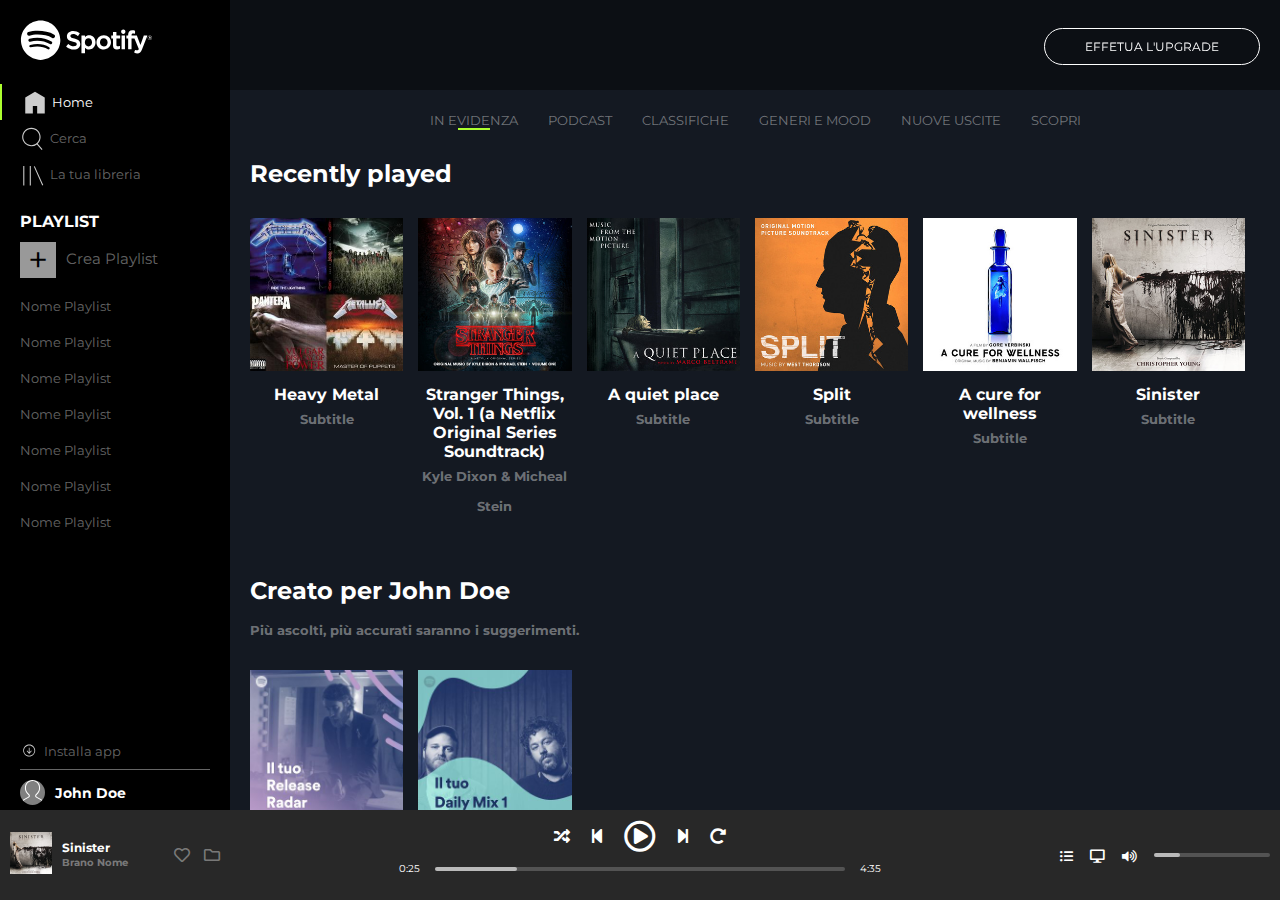
<file: index.html>
<!DOCTYPE html>
<html lang="en" dir="ltr">
  <head>
    <meta charset="utf-8">
    <meta name="viewport" content="width=device-width, initial-scale=1">
    <title>Spotify Web</title>
    <link rel="stylesheet" href="lib/fontawesome/css/all.min.css">
    <link href="https://fonts.googleapis.com/css?family=Montserrat:400,700&display=swap" rel="stylesheet">
    <link rel="stylesheet" href="lib/style/style.css">
  </head>
  <body>
    <!-- inizio contenuto principale -->
    <main>

      <!-- inizio parte call to action -->
      <div class="call-to-action">
        <div class="call-to-action-button">
          <a href="#">EFFETUA L'UPGRADE</a>
        </div>
      </div>
      <!-- fine parte call to action -->

      <div class="flex-container">
        <!-- inizio menu di navigazione -->
        <nav>
          <div class="flex-nav">
            <div class="logo">
              <div class="logo-big-container">
                <img src="img/logo.svg" alt="logo Spotify" class="logo-big">
              </div>
              <div class="logo-small-container">
                <img src="img/logo-small.svg" alt="logo-small Spotify" class="logo-small">
              </div>
            </div>
            <div class="nav-menu">
              <ul>
                <li class="active">
                  <a href="#">
                    <img src="img/home.svg" alt="home">
                    <span>Home</span>
                  </a>
                </li>
                <li>
                  <a href="#">
                    <img src="img/search.svg" alt="search">
                    <span>Cerca</span>
                  </a>
                </li>
                <li>
                  <a href="#">
                    <img src="img/libreria.svg" alt="libreria">
                    <span>La tua libreria</span>
                  </a>
                </li>
              </ul>
            </div>
            <div class="playlist">
              <h3>PLAYLIST</h3>
              <ul>
                <li class="crea-playlist">
                  <a href="#">Crea Playlist</a>
                </li>
                <li>
                  <a href="#">Nome Playlist</a>
                </li>
                <li>
                  <a href="#">Nome Playlist</a>
                </li>
                <li>
                  <a href="#">Nome Playlist</a>
                </li>
                <li>
                  <a href="#">Nome Playlist</a>
                </li>
                <li>
                  <a href="#">Nome Playlist</a>
                </li>
                <li>
                  <a href="#">Nome Playlist</a>
                </li>
                <li>
                  <a href="#">Nome Playlist</a>
                </li>
              </ul>
            </div>
            <div class="profile">
              <div class="download">
                <a href="#">
                  <img src="img/download.svg" alt="download">
                  <span>Installa app</span>
                </a>
              </div>
              <div class="utente">
                <div class="profile-container">
                  <img src="img/profile.svg" alt="profilo utente">
                </div>
                <h3>John Doe</h3>
              </div>
            </div>
          </div>
        </nav>
        <!-- fine menu di navigazione -->

        <!-- inizio sezione cover -->
        <section id="cover">
          <div class="cover-menu">
            <ul class="nav">
              <li><a href="#" class="active-green">IN EVIDENZA</a></li>
              <li><a href="#">PODCAST</a></li>
              <li><a href="#">CLASSIFICHE</a></li>
              <li><a href="#">GENERI E MOOD</a></li>
              <li><a href="#">NUOVE USCITE</a></li>
              <li><a href="#">SCOPRI</a></li>
            </ul>
          </div>
          <div class="cover-item first">
            <div class="cover-title">
              <h2>Recently played</h2>
            </div>
            <div class="cover-sing">
              <ul>
                <li>
                  <div class="cover-sing-item">
                    <div class="img-container">
                      <img src="img/metal_lifting.jpg" alt="heavy metal">
                      <div class="cover-filter">
                        <i class="far fa-play-circle"></i>
                      </div>
                    </div>
                    <div class="sing-title">
                      <h3>Heavy Metal</h3>
                      <h5>Subtitle</h5>
                    </div>
                  </div>
                </li>
                <li>
                  <div class="cover-sing-item">
                    <div class="img-container">
                      <img src="img/stranger.jpeg" alt="stranger things">
                      <div class="cover-filter">
                        <i class="far fa-play-circle"></i>
                      </div>
                    </div>
                    <div class="sing-title">
                      <h3>Stranger Things, Vol. 1 (a Netflix Original Series Soundtrack)</h3>
                      <h5>Kyle Dixon &amp; Micheal Stein</h5>
                    </div>
                  </div>
                </li>
                <li>
                  <div class="cover-sing-item">
                    <div class="img-container">
                      <img src="img/aquietplace.jpeg" alt="quiet place">
                      <div class="cover-filter">
                        <i class="far fa-play-circle"></i>
                      </div>
                    </div>
                    <div class="sing-title">
                      <h3>A quiet place</h3>
                      <h5>Subtitle</h5>
                    </div>
                  </div>
                </li>
                <li>
                  <div class="cover-sing-item">
                    <div class="img-container">
                      <img src="img/split.jpeg" alt="split">
                      <div class="cover-filter">
                        <i class="far fa-play-circle"></i>
                      </div>
                    </div>
                    <div class="sing-title">
                      <h3>Split</h3>
                      <h5>Subtitle</h5>
                    </div>
                  </div>
                </li>
                <li>
                  <div class="cover-sing-item">
                    <div class="img-container">
                      <img src="img/cure.jpeg" alt="cure for wellness">
                      <div class="cover-filter">
                        <i class="far fa-play-circle"></i>
                      </div>
                    </div>
                    <div class="sing-title">
                      <h3>A cure for wellness</h3>
                      <h5>Subtitle</h5>
                    </div>
                  </div>
                </li>
                <li>
                  <div class="cover-sing-item">
                    <div class="img-container">
                      <img src="img/sinister.jpeg" alt="sinister">
                      <div class="cover-filter">
                        <i class="far fa-play-circle"></i>
                      </div>
                    </div>
                    <div class="sing-title">
                      <h3>Sinister</h3>
                      <h5>Subtitle</h5>
                    </div>
                  </div>
                </li>
              </ul>
            </div>
          </div>
          <div class="cover-item second">
            <div class="cover-title">
              <h2>Creato per John Doe</h2>
              <h5>Più ascolti, più accurati saranno i suggerimenti.</h5>
            </div>
            <div class="cover-sing">
              <ul>
                <li>
                  <div class="cover-sing-item">
                    <div class="img-container">
                      <img src="img/radar.jpeg" alt="radar">
                      <div class="cover-filter">
                        <i class="far fa-play-circle"></i>
                      </div>
                    </div>
                    <div class="sing-title">
                      <h3>Release Radar</h3>
                    </div>
                  </div>
                </li>
                <li>
                  <div class="cover-sing-item">
                    <div class="img-container">
                      <img src="img/mixdaily.jpeg" alt="daily mix">
                      <div class="cover-filter">
                        <i class="far fa-play-circle"></i>
                      </div>
                    </div>
                    <div class="sing-title">
                      <h3>Daily Mix 1</h3>
                    </div>
                  </div>
                </li>
              </ul>
            </div>
          </div>
          <div class="cover-item third">
            <div class="cover-title">
              <h2>Artisti più popolari</h2>
              <h5>Più ascolti, più accurati saranno i suggerimenti.</h5>
            </div>
            <div class="cover-sing">
              <ul>
                <li>
                  <div class="cover-sing-item">
                    <div class="img-container">
                      <img src="img/youg.jpeg " alt="young">
                      <div class="cover-filter">
                        <i class="far fa-play-circle"></i>
                      </div>
                    </div>
                    <div class="sing-title">
                      <h3>Lana del Rey</h3>
                    </div>
                  </div>
                </li>
                <li>
                  <div class="cover-sing-item">
                    <div class="img-container">
                      <img src="img/einaudi.jpeg" alt="Einaudi">
                      <div class="cover-filter">
                        <i class="far fa-play-circle"></i>
                      </div>
                    </div>
                    <div class="sing-title">
                      <h3>Ludovico Einaudi</h3>
                    </div>
                  </div>
                </li>
              </ul>
            </div>
          </div>
        </section>
        <!-- fine sezione cover -->

      </div>
    </main>
    <!-- fine contenuto principale -->


      <!-- inizio player -->
      <div class="player">
        <div class="flex-player">
          <div class="player-item left">
            <div class="player-album-img">
              <img src="img/sinister.jpeg" alt="sinister">
            </div>
            <div class="player-album-title">
              <h3><a href="#">Sinister</a></h3>
              <h5><a href="#">Brano Nome</a></h5>
            </div>
            <div class="player-album-icon">
              <a href="#"><i class="far fa-heart"></i></a>
              <a href="#"><i class="far fa-folder"></i></a>
            </div>
          </div>
          <div class="player-item center">
            <div class="player-control">
              <ul>
                <li>
                  <i class="fas fa-random"></i>
                </li>
                <li>
                  <i class="fas fa-step-backward"></i>
                </li>
                <li class="big-play">
                  <i class="far fa-play-circle"></i>
                </li>
                <li>
                  <i class="fas fa-step-forward"></i>
                </li>
                <li>
                  <i class="fas fa-redo-alt"></i>
                </li>
              </ul>
            </div>
            <div class="player-control-time">
              <div class="min">
                0:25
              </div>
              <div class="player-bar">
                <div class="player-bar-progress">
                  <div class="point"></div>
                </div>
              </div>
              <div class="min">
                4:35
              </div>
            </div>
          </div>
          <div class="player-item right">
            <ul>
              <li>
                <i class="fas fa-list-ul"></i>
              </li>
              <li>
                <i class="fas fa-desktop"></i>
              </li>
              <li>
                <i class="fas fa-volume-up"></i>
              </li>
              <li class="big-lenght">
                <div class="volume-bar">
                  <div class="volume-bar-progress">
                    <div class="point-volume"></div>
                  </div>
                </div>
              </li>
            </ul>
          </div>
        </div>
      </div>
      <!-- fine player -->

  </body>
</html>
</file>
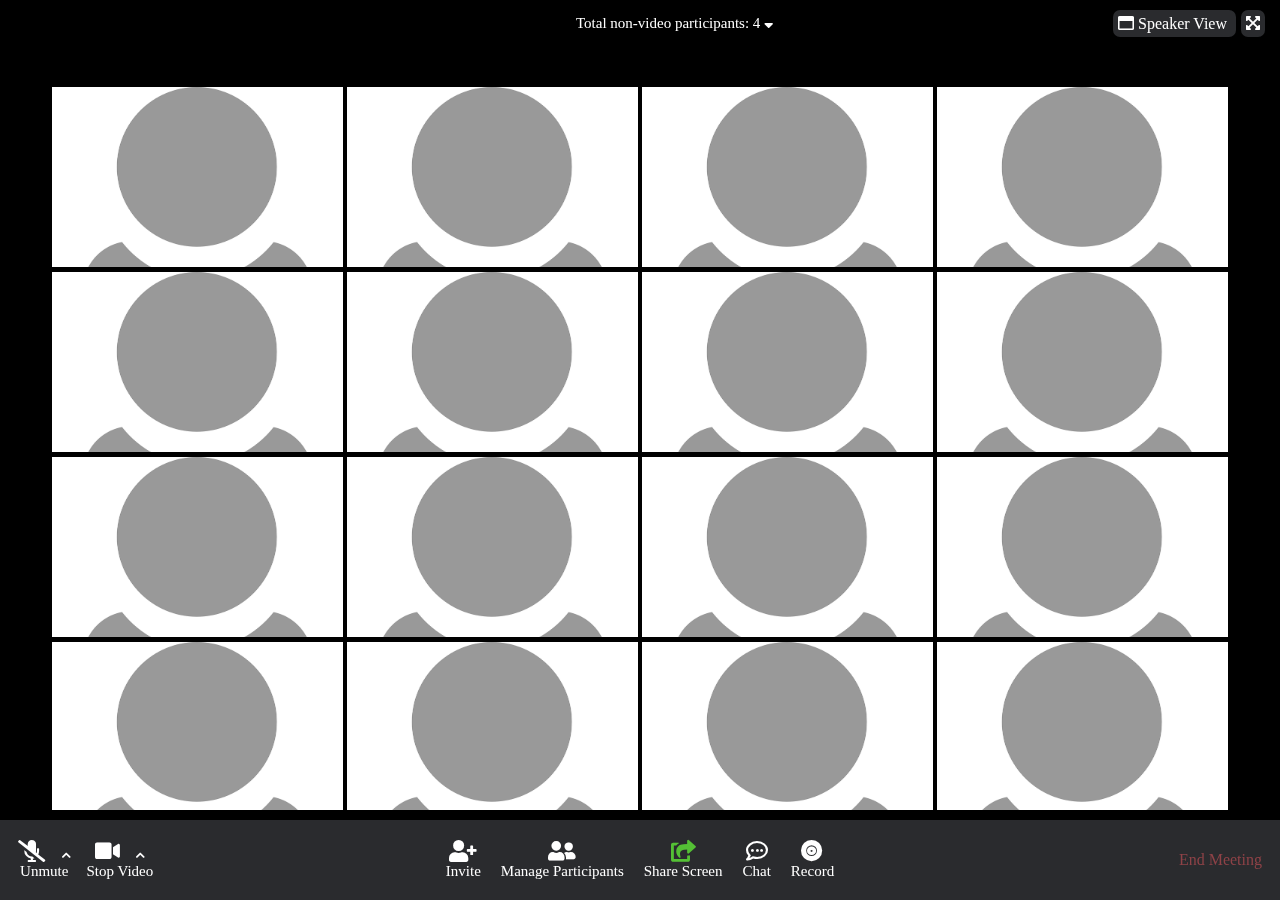
<file: bonus2/index.html>
<!DOCTYPE html>
<html lang="en" dir="ltr">
  <head>
    <meta charset="utf-8">
    <meta name="viewport" content="width=device-width, initial-scale=1">
    <title>Zoom</title>
    <link rel="stylesheet" href="lib/fontawesome/css/all.min.css">
    <link rel="stylesheet" href="lib/style/style.css">
  </head>
  <body>

    <!-- inizio header -->
    <header>
      <div class="header-container">
        <div class="header-item">
          <h3>Total non-video participants: 4
            <i class="fas fa-sort-down"></i>
          </h3>
        </div>
        <div class="header-item">
          <a href="#">
            <i class="far fa-window-maximize"></i>
            Speaker View
          </a>
          <a href="#">
            <i class="fas fa-expand-arrows-alt"></i>
          </a>
        </div>
      </div>
    </header>
    <!-- fine header -->

    <!-- inizio contenuto principale -->
    <main>
      <div class="container">
        <div class="item"></div>
        <div class="item"></div>
        <div class="item"></div>
        <div class="item"></div>
        <div class="item"></div>
        <div class="item"></div>
        <div class="item"></div>
        <div class="item"></div>
        <div class="item"></div>
        <div class="item"></div>
        <div class="item"></div>
        <div class="item"></div>
        <div class="item"></div>
        <div class="item"></div>
        <div class="item"></div>
        <div class="item"></div>
        <div class="item"></div>
        <div class="item"></div>
        <div class="item"></div>
        <div class="item"></div>
      </div>
    </main>
    <!-- fine contenuto principale -->

    <!-- inizio footer -->
    <footer>
      <div class="footer-container">
        <div class="footer-item left">
          <div class="volume">
            <i class="fas fa-microphone-slash">
              <i class="fas fa-chevron-up arrow"></i>
            </i>
            <h3>Unmute</h3>
          </div>
          <div class="video">
            <i class="fas fa-video">
              <i class="fas fa-chevron-up arrow"></i>
            </i>
            <h3>Stop Video</h3>
          </div>
        </div>
        <div class="footer-item center">
          <div class="icon">
            <i class="fas fa-user-plus"></i>
            <h3>Invite</h3>
          </div>
          <div class="icon">
            <i class="fas fa-user-friends"></i>
            <h3>Manage Participants</h3>
          </div>
          <div class="icon">
            <i class="fas fa-share-square green"></i>
            <h3>Share Screen</h3>
          </div>
          <div class="icon">
            <i class="far fa-comment-dots"></i>
            <h3>Chat</h3>
          </div>
          <div class="icon">
            <i class="fas fa-record-vinyl"></i>
            <h3>Record</h3>
          </div>
        </div>
        <div class="footer-item right">
          <div class="quit">
            <a href="#">End Meeting</a>
          </div>
        </div>
      </div>
    </footer>
    <!-- fine footer -->
    
  </body>
</html>
</file>
<file: lib/style/style.css>
/* inizio regole generali */
* {
  padding: 0;
  margin: 0;
  box-sizing: border-box;
  font-family: 'Montserrat', sans-serif;
}

.flex-container {
  display: flex;
}
/* fine regole generali */


/******* regole contenuto principale ********/


  /* inizio regole menu di navigazione */
  nav {
    width: 230px;
    background-color: #000;
    height: calc(100vh - 90px);
    flex-shrink: 0;
  }

  .flex-nav {
    display: flex;
    flex-direction: column;
    height: 100%;
  }

  .logo {
    padding: 20px;
  }

  .logo-small-container {
    display: none;
  }

  .logo .logo-big {
    width: 70%;
  }

  .nav-menu img {
    height: 26px;
    vertical-align: middle;
    color: rgba(255, 255, 255, .4);
    opacity: .8;
  }

  .nav-menu a {
    color: rgba(255, 255, 255, .4);
    text-decoration: none;
  }

  .nav-menu a:hover {
    color: rgba(255, 255, 255, 1);
  }

  .nav-menu a:hover img {
    opacity: 1;
  }
  .nav-menu .active {
    border-left: solid 2px greenyellow;
  }

  .nav-menu .active a {
    color: #fff;
  }

  .nav-menu a span {
    font-size: 13px;
  }

  .nav-menu ul {
    line-height: 35px;
    list-style-type: none;
  }

  .nav-menu ul li {
    padding-left: 20px;
  }

  .playlist {
    height: calc(100vh - 80px);
    overflow: scroll;
  }

  .playlist h3 {
    color: #fff;
    font-size: 16px;
    padding-left: 20px;
    margin-top: 20px;
    margin-bottom: 10px;
  }

  .playlist ul {
    list-style-type: none;
    line-height: 35px;
  }

  .playlist ul li {
    padding-left: 20px;
  }

  .playlist a {
    color: rgba(255, 255, 255, .4);
    text-decoration: none;
    font-size: 13px;
  }

  .playlist .crea-playlist {
    margin-bottom: 10px;
  }

  .playlist .crea-playlist a {
    font-size: 15px;
  }

  .playlist .crea-playlist a::before {
    content: "+";
    color: #000;
    font-size: 35px;
    background-color: rgba(255, 255, 255, .6);
    width: 36px;
    height: 36px;
    display: inline-block;
    text-align: center;
    vertical-align: middle;
    margin-right: 10px;
  }

  .playlist a:hover {
    color: rgba(255, 255, 255, 1);
  }

  .playlist a:hover:before {
    background-color: rgba(255, 255, 255, 1);
  }

  .profile {
    display: flex;
    flex-direction: column;
    padding-right: 20px;
    padding-left: 20px;
    min-height: 80px;
    justify-content: flex-end;
    margin-bottom: 5px;
  }

  .download {
    padding-bottom: 10px;
    border-bottom: solid 1px rgba(255, 255, 255, .4);
  }

  .download a {
    text-decoration: none;
    display: flex;
    align-items: center;
  }

  .download img {
    height: 16px;
    opacity: .8;
    margin-right: 8px;
  }

  .download span {
    color: rgba(255, 255, 255, .4);
    text-decoration: none;
    font-size: 13px;
  }

  .download a:hover img {
    opacity: 1;
  }

  .download a:hover span {
    color: rgba(255, 255, 255, 1);
  }

  .utente {
    display: flex;
    align-items: center;
    margin-top: 10px;
  }

  .utente h3 {
    color: #fff;
    font-size: 14px;
  }

  .profile-container {
    width: 25px;
    height: 25px;
    background: grey;
    border-radius: 100%;
    overflow: hidden;
    margin-right: 10px;
  }

  .profile-container img {
    width: 100%;
  }
  /* fine regole menu di navigazione */


  /* inizio regole parte call to action */
  .call-to-action {
    height: 90px;
    background-color: rgba(0, 0, 0, .4);
    position: fixed;
    top: 0;
    right: 0;
    z-index: 100;
    width: calc(100% - 230px);
    display: flex;
    justify-content: flex-end;
    align-items: center;
  }

  .call-to-action-button {
    padding: 20px;
  }

  .call-to-action-button:hover {
    transform: scale(1.1);
  }

  .call-to-action-button a {
    color: #fff;
    font-size: 12px;
    text-decoration: none;
    padding: 10px 40px;
    border: solid 1px #fff;
    border-radius: 20px;
  }
  /* fine regole parte call to action */


  /* inizio regole sezione cover */
  #cover {
    background: #141922;
    padding: 0 20px;
    height: calc(100vh - 90px);
    overflow: auto;
  }

  .cover-menu {
    margin-top: 110px;
  }

  .cover-menu .nav {
    display: flex;
    justify-content: center;
    list-style-type: none;
    flex-wrap: wrap;
  }

  .cover-menu .nav li {
    padding: 0 15px;

  }

  .cover-menu .nav a {
    color: rgba(255, 255, 255, .4);
    text-decoration: none;
    font-size: 13px;
  }

  .cover-menu .nav a:hover {
    color: #fff;
  }
  .active-green {
    position: relative;
  }

  .active-green::after {
    content: "";
    width: 32px;
    height: 2px;
    background-color: greenyellow;
    display: block;
    position: absolute;
    left: 50%;
    bottom: -2px;
    transform: translate(-50%);
  }

  .cover-item {
    margin-top: 30px;
  }

  .cover-item ul {
    display: flex;
    list-style: none;
    flex-wrap: wrap;
  }

  .cover-item ul li {
    flex-basis: calc(100% / 6);
    flex-shrink: 0;
    padding-right: 15px;
    cursor: pointer;
  }

  .img-container {
    width: 100%;
    position: relative;
  }

  .img-container img {
    max-width: 100%;
  }

  .cover-filter {
    width: 100%;
    height: 100%;
    position: absolute;
    top: 0;
    background-color: rgba(0, 0, 0, .4);
    display: flex;
    justify-content: center;
    align-items: center;
    display: none;
  }

  .cover-filter i {
    color: #fff;
    font-size: 60px;
  }

  .cover-item ul li:hover .cover-filter {
    display: flex;
  }

  .sing-title {
    text-align: center;
    margin-top: 10px;
  }

  .cover-title h2 {
    font-size: 24px;
    color: #fff;
    font-weight: bold;
    margin-bottom: 30px;
  }

  .cover-item.second .cover-title h2,
  .cover-item.third .cover-title h2{
    margin-bottom: 10px;
  }

  .sing-title h3 {
    color: #fff;
    font-size: 16px;
  }

  #cover h5 {
    color: rgba(255, 255, 255, .4);
    line-height: 30px;
    margin-bottom: 25px;
  }

  .cover-item.third .cover-sing {
    margin-bottom: 20px;
  }

  .cover-item.third .img-container {
    border-radius: 100%;
  }

  .cover-item.third .img-container .cover-filter {
    border-radius: 100%;
  }

  .cover-item.third .img-container img {
    border-radius: 100%;
  }
  /* fine regole sezione cover */

/****** fine contenuto principale *******/


  /* inizio regole player */
  .player {
    height: 90px;
    background-color: #282828;
  }

  .flex-player {
    display: flex;
    justify-content: space-between;
    align-items: center;
    height: 100%;
  }

  .player-item {
    height: 100%;
  }

  .player-item.left {
    padding: 10px;
    display: flex;
    align-items: center;
    justify-content: space-around;
    flex-basis: 230px;
  }

  .player-item.left .player-album-img {
    flex-basis: 20%;
  }

  .player-item.left .player-album-title {
    flex-basis: 50%;
    padding-left: 10px;
  }

  .player-album-title h3 {
    line-height: 10px;
  }

  .player-album-title h3 a {
    font-size: 12px;
    color: #fff;
    text-decoration: none;
  }

  .player-album-title h3 a:hover {
    text-decoration: underline;
  }

  .player-album-title h5 a {
    font-size: 10px;
    color: rgba(255, 255, 255, .4);
    text-decoration: none;
  }

  .player-album-title h5 a:hover {
    color: rgba(255, 255, 255, 1);
    text-decoration: underline;
  }

  .player-item.left .player-album-icon {
    flex-basis: 30%;
    text-align: right;
  }

  .player-album-icon a {
    color: rgba(255, 255, 255, .4);
  }

  .player-album-icon a:hover {
    color: rgba(255, 255, 255, 1);
  }

  .player-album-icon a:last-child {
    margin-left: 10px;
  }

  .player-item.left .player-album-img img {
    width: 100%;
  }

  .player-item.center {
    flex-basis: 40%;
  }

  .player-item.center ul {
    list-style-type: none;
    display: flex;
    justify-content: center;
    align-items: center;
  }

  .player-item.center ul li {
    padding: 10px;
  }

  .player-item.center li i {
    color: #fff;
    cursor: pointer;
  }

  .player-item.center .big-play i {
    font-size: 32px;
  }

  .player-item.center .big-play i:hover {
    transform: scale(1.1);
  }

  .player-control-time {
    display: flex;
    justify-content: space-between;
    align-items: center;
  }

  .player-control-time .min {
    color: #fff;
    font-size: 10px;
    margin: 0 15px;
  }

  .player-control-time .player-bar {
    height: 4px;
    flex-basis: 80%;
    background-color: rgba(255, 255, 255, .2);
    border-radius: 5px;
    cursor: pointer;
  }

  .player-bar-progress {
    width: 20%;
    height: 4px;
    background-color: rgba(255, 255, 255, .6);
    border-radius: 5px;
    position: relative;
  }

  .point {
    width: 13px;
    height: 13px;
    background-color: #fff;
    border-radius: 100%;
    position: absolute;
    right: 0;
    top: 50%;
    transform: translatey(-50%);
    display: none;
  }

  .player-control-time .player-bar:hover .player-bar-progress {
    background-color: greenyellow
  }

  .player-control-time .player-bar:hover .point {
    display: block;
  }

  .player-item.right {
    flex-basis: 230px;
    padding: 10px;
  }

  .player-item.right ul {
    list-style-type: none;
    height: 100%;
    display: flex;
    align-items: center;
    justify-content: space-between;
  }

  .player-item.right ul i {
    color: #fff;
    font-size: 13px;
  }

  .big-lenght {
    flex-basis: 55%;
  }

  .big-lenght .volume-bar {
    height: 4px;
    width: 100%;
    background-color: rgba(255, 255, 255, .2);
    border-radius: 5px;
    cursor: pointer;
  }

  .volume-bar-progress {
    width: 22%;
    height: 4px;
    background-color: rgba(255, 255, 255, .6);
    border-radius: 5px;
    position: relative;
  }

  .point-volume {
    width: 13px;
    height: 13px;
    background-color: #fff;
    border-radius: 100%;
    position: absolute;
    right: 0;
    top: 50%;
    transform: translatey(-50%);
    display: none;
  }

  .big-lenght .volume-bar:hover .volume-bar-progress {
    background-color: greenyellow;
  }

  .big-lenght .volume-bar:hover .point-volume {
    display: block;
  }
  /* fine regole player */



/************************* media query *******************************/

  /************** inizio media query md **************/
  @media screen and (max-width: 991px){

     /* cover */
     .cover-menu .nav {
       line-height: 35px;
     }

     .cover-item ul li {
       flex-basis: calc(100% / 4);
     }

     /* bonus */
     #cover .cover-item.first .cover-sing ul li:nth-child(5),
     #cover .cover-item.first .cover-sing ul li:last-child {
       display: none;
     }

  }
  /************* fine media query md ***************/


  /************** inizio media query sm *************/
  @media screen and (max-width: 767px) {

    /* cover */
    .cover-item ul li {
      flex-basis: calc(100% / 2);
    }


    /* player */
    .player-item.left .player-album-icon {
      flex-basis: 20%;
    }


    /* bonus */
    #cover .cover-item.first .cover-sing ul li:nth-child(3),
    #cover .cover-item.first .cover-sing ul li:nth-child(4) {
      display: none;
    }

  }
  /************* fine media query sm **************/


  /*************** inizio media query xs ****************/
  @media screen and (max-width: 599px) {

    /* menu di navigazione */
    nav {
      width: 50px;
    }

    .nav-menu span {
      display: none;
    }

    .nav-menu ul li {
      padding: 0;
    }

    .nav-menu {
      display: flex;
      flex-direction: column;
      align-items: center;
      height: calc(100vh - 80px);
    }

    .nav-menu .active {
      border: none;
    }

    .logo {
      padding: 6px;
    }

    .logo-small-container {
      display: flex;
      justify-content: center;
    }

    .logo-small {
      width: 85%;
    }

    .logo-big-container {
      display: none;
    }

    .playlist {
      display: none;
    }

    .profile {
      padding: 0;
    }

    .profile span, .profile h3 {
      display: none;
    }

    .download {
      border: none;
      display: flex;
      justify-content: center;
    }

    .download img {
      margin: 0;
    }

    .utente {
      display: flex;
      justify-content: center;
    }

    .profile-container {
      margin-right: 0;
      margin-bottom: 5px;
    }


    /* call to action */
    .call-to-action {
      width: calc(100% - 50px);
    }


    /* player */
    .player-item.left .player-album-icon {
      text-align: left;
    }

    .player-album-icon a:last-child {
      margin: 0;
    }

    .player-item.right ul {
      flex-wrap: wrap;
      justify-content: center;
    }

    .player-item.right ul li {
      padding-right: 10px;
    }

    .player-item.right ul li i {
      font-size: 11px;
    }

    .big-lenght {
      flex-basis: 80%;
      align-self: flex-start;
      margin-top: 7px;
    }

    .player-item.left .player-album-img {
      flex-basis: 30%;
      flex-shrink: 0
    }

    .player-item.left .player-album-title {
      padding-left: 5px;
    }

    .player-album-title h3 {
      line-height: 0;
    }

    .player-album-title h3 a {
      font-size: 9px;
    }

    .player-album-title h5 a {
      font-size: 7px;
    }

    .player-item.left .player-album-icon {
      padding-left: 3px;
    }

    .player-item.left .player-album-icon a i {
      font-size: 11px;
    }

  }
  /***************** fine media query xs ****************/



  /* bonus call to action */
  @media screen and (max-height: 350px) {

    .call-to-action {
      display: none;
    }

  }
</file>
<file: bonus2/lib/style/style.css>
/* regole generali */
* {
  padding: 0;
  margin: 0;
  box-sizing: border-box;
}

h3 {
  color: #fff;
  font-size: 15px;
  cursor: pointer;
  font-weight: normal;
}


/* inizio header */
header {
  height: 80px;
  background-color: #000;
}

header::after {
  content: "";
  display: table;
  clear: both;
}

.header-container {
  padding-top: 15px;
  float: right;
  height: 100%;
  width: 55%;
  display: flex;
  align-items: flex-start;
  justify-content: space-between;
}

.header-item {
  margin-right: 10px;
}

header a {
  color: #fff;
  padding: 5px;
  background-color: #2a2b2e;
  text-decoration: none;
  border-radius: 7px;
  margin-right: 5px;
}
/* fine header */


/* inizio contenuto principale */

main {
  background: #000;
  padding-bottom: 10px;
}

.container {
  height: calc(100vh - 170px);
  background-color: #000;
  display: flex;
  flex-wrap: wrap;
  overflow: auto;
  padding: 5px 50px;
}

.item {
  background: url(../../img/profile.png) no-repeat;
  background-size: cover;
  background-position: center 0px;
  min-height: 180px;
  padding-right: 5px;
  flex: 1 1 calc((100% /4) - .4%);
  margin: .2%;
}
/* fine contenuto principale */


/* inizio footer */
footer {
  height: 80px;
  background-color: #2a2b2e;
}

.footer-container {
  height: 100%;
  display: flex;
  justify-content: space-between;
}

.footer-item {
  height: 100%;
  padding: 0 10px;
}

.footer-item.left {
  display: flex;
  align-items: center;
  flex-basis: 25%;
}

.footer-item.center {
  display: flex;
  align-items: center;
  justify-content: center;
  flex-basis: 50%;
}

.footer-item.right {
  display: flex;
  align-items: center;
  justify-content: flex-end;
  flex-basis: 25%;
}

.footer-item i {
  color: #fff;
  font-size: 22px;
  cursor: pointer;
}

.footer-item .green {
  color: #54C035;
}

.footer-item .arrow {
  font-size: 10px;
  margin-left: 10px;
  cursor: pointer;
}

.video, .volume {
  text-align: center;
  padding: 0 8px;
}

.icon {
  text-align: center;
  padding: 0 10px;
}

.quit a {
  color: #8E4247;
  text-decoration: none;
  padding-right: 8px;
}
/* fine footer */


/* media query */

/* media query md */
@media all and (max-width: 1199px) {

  .item {
    flex: 0 1 calc((100% /3) - .4%);
  }

}


/* media query xs */
@media all and (max-width: 767px) {

  header a {
    font-size: 10px;
  }

  .item {
    flex: 1 1 calc((100% /2) - 2%);
    margin: 1%;
  }

  .footer-item i {
    font-size: 12px;
  }

  h3 {
    font-size: 10px;
  }

  .quit a {
    font-size: 10px;
  }

  .container {
    padding: 7px 10px;
  }
  
}
</file>
